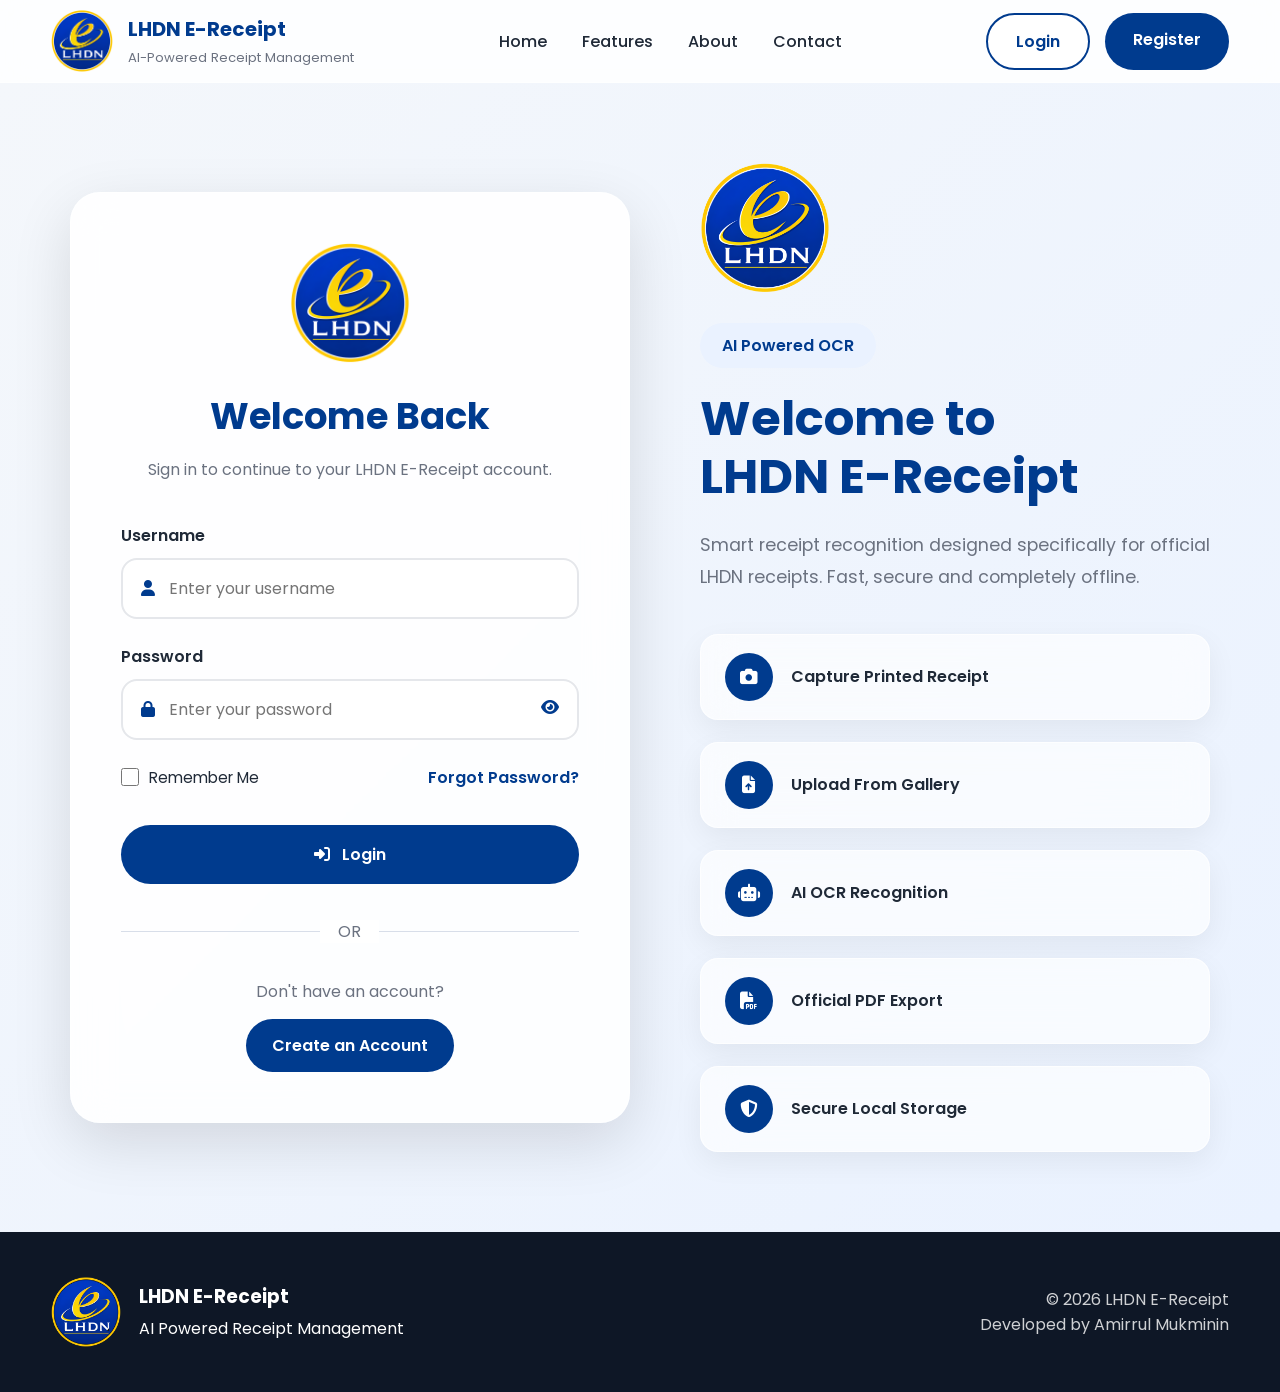
<file: dashboard.html>
<!DOCTYPE html>
<html lang="en">

<head>

    <meta charset="UTF-8">

    <meta name="viewport"
          content="width=device-width, initial-scale=1.0">

    <title>Dashboard | LHDN E-Receipt</title>

    <meta name="description"
          content="LHDN E-Receipt Dashboard">

    <link rel="icon"
          type="image/png"
          href="logo.png">

    <!-- Google Font -->

    <link rel="preconnect"
          href="https://fonts.googleapis.com">

    <link rel="preconnect"
          href="https://fonts.gstatic.com"
          crossorigin>

    <link href="https://fonts.googleapis.com/css2?family=Poppins:wght@300;400;500;600;700;800&display=swap"
          rel="stylesheet">

    <!-- Font Awesome -->

    <link rel="stylesheet"
          href="https://cdnjs.cloudflare.com/ajax/libs/font-awesome/6.7.2/css/all.min.css">

    <!-- CSS -->

    <link rel="stylesheet"
          href="style.css">

</head>

<body>

<!-- ========================================= -->
<!-- Navigation -->
<!-- ========================================= -->

<header>

    <div class="container nav-container">

        <div class="logo">

            <img src="logo.png"
                 alt="Logo">

            <div class="logo-text">

                <h2>LHDN E-Receipt</h2>

                <span>AI Powered Receipt Management</span>

            </div>

        </div>

        <div class="dashboard-user">

            <div class="user-avatar">

                <i class="fa-solid fa-user"></i>

            </div>

            <div>

                <strong id="welcomeName">

                    <span id="dashboardUsername">Loading...</span>

                </strong>

                <p>

                    Welcome Back

                </p>

            </div>

        </div>

    </div>

</header>

<!-- ========================================= -->
<!-- Dashboard -->
<!-- ========================================= -->

<section class="dashboard-page">

    <div class="container">

        <!-- Hero -->

        <div class="dashboard-hero">

            <div>

                <span class="welcome-badge">

                    AI Powered Dashboard

                </span>

                <h1 id="dashboardWelcome">
                    Welcome Back, User 👋
                </h1>

                <p>

                    Manage your official LHDN receipts securely,
                    upload new receipts and generate clean digital
                    copies anytime.

                </p>

            </div>

        </div>

        <!-- Quick Actions -->

        <div class="dashboard-actions">

            <a href="scan.html"
               class="action-card">

                <i class="fa-solid fa-camera"></i>

                <h3>

                    Scan Receipt

                </h3>

                <p>

                    Capture using your device camera.

                </p>

            </a>

            <a href="scan.html"
               class="action-card">

                <i class="fa-solid fa-image"></i>

                <h3>

                    Upload Receipt

                </h3>

                <p>

                    Upload from your gallery.

                </p>

            </a>

            <a href="receipt-history.html"
               class="action-card">

                <i class="fa-solid fa-clock-rotate-left"></i>

                <h3>

                    Receipt History

                </h3>

                <p>

                    View previous receipts.

                </p>

            </a>

            <a href="#"
               class="action-card">

                <i class="fa-solid fa-file-pdf"></i>

                <h3>

                    Export PDF

                </h3>

                <p>

                    Download official receipts.

                </p>

            </a>

        </div>

        <!-- Statistics -->

        <div class="dashboard-stats">

            <div class="stat-card">

                <h2 id="receiptCount">

                    0

                </h2>

                <p>

                    Receipts

                </p>

            </div>

            <div class="stat-card">

                <h2 id="totalAmount">

                    RM0.00

                </h2>

                <p>

                    Total Amount

                </p>

            </div>

            <div class="stat-card">

                <h2>

                    AI Ready

                </h2>

                <p>

                    OCR Status

                </p>

            </div>

            <div class="stat-card">

                <h2>

                    Secure

                </h2>

                <p>

                    Local Storage

                </p>

            </div>

        </div>

              <!-- ========================================= -->
        <!-- Dashboard Bottom -->
        <!-- ========================================= -->

        <div class="dashboard-grid">

            <!-- Recent Activity -->

            <div class="dashboard-card">

                <div class="card-header">

                    <h2>

                        Recent Activity

                    </h2>

                </div>

                <div id="recentActivity">

    <div class="empty-state">

        <i class="fa-solid fa-receipt"></i>

        <h3>No Receipts Yet</h3>

        <p>Your scanned and uploaded receipts will appear here.</p>

    </div>

</div>

            </div>

            <!-- System Status -->

            <div class="dashboard-card">

                <div class="card-header">

                    <h2>

                        System Status

                    </h2>

                </div>

                <div class="status-list">

                    <div class="status-item">

                        <span>

                            AI OCR

                        </span>

                        <span class="status online">

                            Ready

                        </span>

                    </div>

                    <div class="status-item">

                        <span>

                            Local Storage

                        </span>

                        <span class="status online">

                            Connected

                        </span>

                    </div>

                    <div class="status-item">

                        <span>

                            Receipt Generator

                        </span>

                        <span class="status online">

                            Ready

                        </span>

                    </div>

                    <div class="status-item">

                        <span>

                            PDF Export

                        </span>

                        <span class="status online">

                            Available

                        </span>

                    </div>

                </div>

            </div>

        </div>

        <!-- ========================================= -->
        <!-- Quick Menu -->
        <!-- ========================================= -->

        <div class="dashboard-shortcuts">

            <a href="#" class="shortcut-card">

                <i class="fa-solid fa-star"></i>

                <span>Favorites</span>

            </a>

            <a href="#" class="shortcut-card">

                <i class="fa-solid fa-gear"></i>

                <span>Settings</span>

            </a>

            <a href="#" class="shortcut-card">

                <i class="fa-solid fa-circle-question"></i>

                <span>Help</span>

            </a>

            <a href="index.html"
               id="logoutBtn"
               class="shortcut-card logout-card">

                <i class="fa-solid fa-right-from-bracket"></i>

                <span>Logout</span>

            </a>

        </div>

    </div>

</section>

<!-- ===================================================== -->
<!-- Footer -->
<!-- ===================================================== -->

<footer>

    <div class="container footer-container">

        <div class="footer-left">

            <img src="logo.png"
                 alt="LHDN Logo">

            <div>

                <h3>

                    LHDN E-Receipt

                </h3>

                <p>

                    AI Powered Receipt Management

                </p>

            </div>

        </div>

        <div class="footer-right">

            <p>

                © 2026 LHDN E-Receipt

            </p>

            <p>

                Developed by Amirrul Mukminin

            </p>

        </div>

    </div>

</footer> 

<script src="script.js"></script>
<script src="dashboard.js"></script>

</body>

</html>
</file>
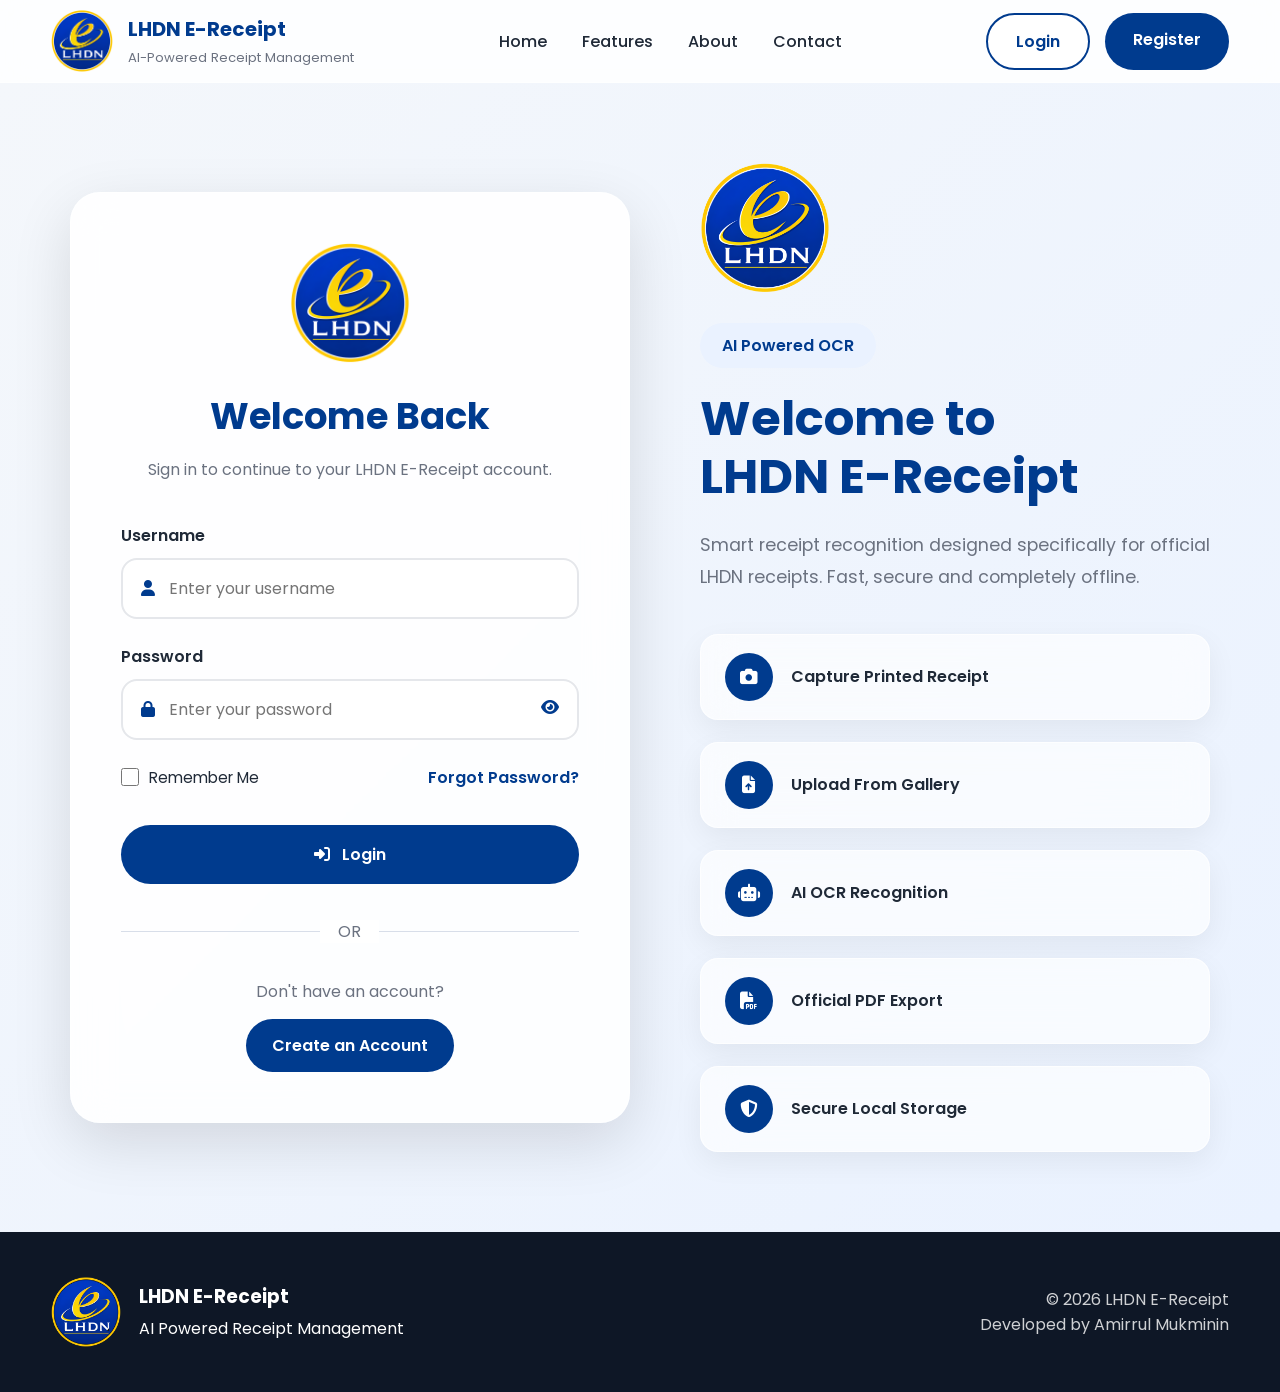
<file: login.html>
<!--
========================================================
Project : LHDN E-Receipt
File    : login.html
Version : 1.0
Author  : Amirrul Mukminin
========================================================
-->

<!DOCTYPE html>
<html lang="en">

<head>

    <meta charset="UTF-8">

    <meta name="viewport"
          content="width=device-width, initial-scale=1.0">

    <meta name="description"
          content="Login - LHDN E-Receipt">

    <title>Login | LHDN E-Receipt</title>

    <link rel="icon"
          type="image/png"
          href="logo.png">

    <!-- Google Font -->

    <link rel="preconnect"
          href="https://fonts.googleapis.com">

    <link rel="preconnect"
          href="https://fonts.gstatic.com"
          crossorigin>

    <link href="https://fonts.googleapis.com/css2?family=Poppins:wght@300;400;500;600;700;800&display=swap"
          rel="stylesheet">

    <!-- Font Awesome -->

    <link rel="stylesheet"
          href="https://cdnjs.cloudflare.com/ajax/libs/font-awesome/6.7.2/css/all.min.css">

    <!-- CSS -->

    <link rel="stylesheet"
          href="style.css">

</head>

<body>

<!-- ===================================================== -->
<!-- Navigation -->
<!-- ===================================================== -->

<header>

    <div class="container nav-container">

        <div class="logo">

            <img src="logo.png"
                 alt="LHDN Logo">

            <div class="logo-text">

                <h2>LHDN E-Receipt</h2>

                <span>AI-Powered Receipt Management</span>

            </div>

        </div>

        <nav>

            <ul>

                <li>
                    <a href="index.html">Home</a>
                </li>

                <li>
                    <a href="index.html#features">Features</a>
                </li>

                <li>
                    <a href="index.html#about">About</a>
                </li>

                <li>
                    <a href="index.html#contact">Contact</a>
                </li>

            </ul>

        </nav>

        <div class="nav-buttons">

            <a href="login.html"
               class="btn-outline">

                Login

            </a>

            <a href="register.html"
               class="btn-primary">

                Register

            </a>

        </div>

    </div>

</header>

<!-- ===================================================== -->
<!-- Login -->
<!-- ===================================================== -->

<section class="login-page">

    <div class="container login-container">

        <div class="login-card">

            <div class="login-logo">

                <img src="logo.png"
                     alt="LHDN Logo">

            </div>

            <h1>

                Welcome Back

            </h1>

            <p>

                Sign in to continue to your
                LHDN E-Receipt account.

            </p>

            <form id="loginForm">

                <!-- Username -->

                <div class="input-group">

                    <label>

                        Username

                    </label>

                    <div class="input-box">

                        <i class="fa-solid fa-user"></i>

                        <input
                            type="text"
                            id="username"
                            placeholder="Enter your username"
                            autocomplete="username"
                            required>

                    </div>

                </div>

                <!-- Password -->

                <div class="input-group">

                    <label>

                        Password

                    </label>

                    <div class="input-box">

                        <i class="fa-solid fa-lock"></i>

                        <input
                            type="password"
                            id="password"
                            placeholder="Enter your password"
                            autocomplete="current-password"
                            required>

                        <button
                            type="button"
                            class="toggle-password">

                            <i class="fa-solid fa-eye"></i>

                        </button>

                    </div>

                </div>

                <div class="login-options">

                    <label class="remember-me">

                        <input
                            type="checkbox"
                            id="remember">

                        Remember Me

                    </label>

                    <a href="forgot-password.html">

                        Forgot Password?

                    </a>

                </div>

                              <button
                    type="submit"
                    class="btn-primary login-btn">

                    <i class="fa-solid fa-right-to-bracket"></i>

                    Login

                </button>

            </form>

            <div class="login-divider">

                <span>

                    OR

                </span>

            </div>

            <div class="register-section">

                <p>

                    Don't have an account?

                </p>

                <a href="register.html"
                   class="register-link">

                    Create an Account

                </a>

            </div>

                </div>

        <!-- ===================================== -->
        <!-- Welcome Panel -->
        <!-- ===================================== -->

        <div class="welcome-panel">

            <img src="logo.png"
                 alt="LHDN Logo"
                 class="welcome-logo">

            <span class="welcome-badge">

                AI Powered OCR

            </span>

            <h2>

                Welcome to
                <br>
                LHDN E-Receipt

            </h2>

            <p>

                Smart receipt recognition designed
                specifically for official LHDN receipts.
                Fast, secure and completely offline.

            </p>

            <div class="welcome-features">

                <div class="feature-item">

                    <i class="fa-solid fa-camera"></i>

                    <span>Capture Printed Receipt</span>

                </div>

                <div class="feature-item">

                    <i class="fa-solid fa-file-arrow-up"></i>

                    <span>Upload From Gallery</span>

                </div>

                <div class="feature-item">

                    <i class="fa-solid fa-robot"></i>

                    <span>AI OCR Recognition</span>

                </div>

                <div class="feature-item">

                    <i class="fa-solid fa-file-pdf"></i>

                    <span>Official PDF Export</span>

                </div>

                <div class="feature-item">

                    <i class="fa-solid fa-shield-halved"></i>

                    <span>Secure Local Storage</span>

                </div>

            </div>

        </div>

    </div>

</section>

<!-- ===================================================== -->
<!-- Footer -->
<!-- ===================================================== -->

<footer>

    <div class="container footer-container">

        <div class="footer-left">

            <img src="logo.png"
                 alt="LHDN Logo">

            <div>

                <h3>

                    LHDN E-Receipt

                </h3>

                <p>

                    AI Powered Receipt Management

                </p>

            </div>

        </div>

        <div class="footer-right">

            <p>

                © 2026 LHDN E-Receipt

            </p>

            <p>

                Developed by Amirrul Mukminin

            </p>

        </div>

    </div>

</footer>

<script src="script.js"></script>

</body>

</html>
</file>
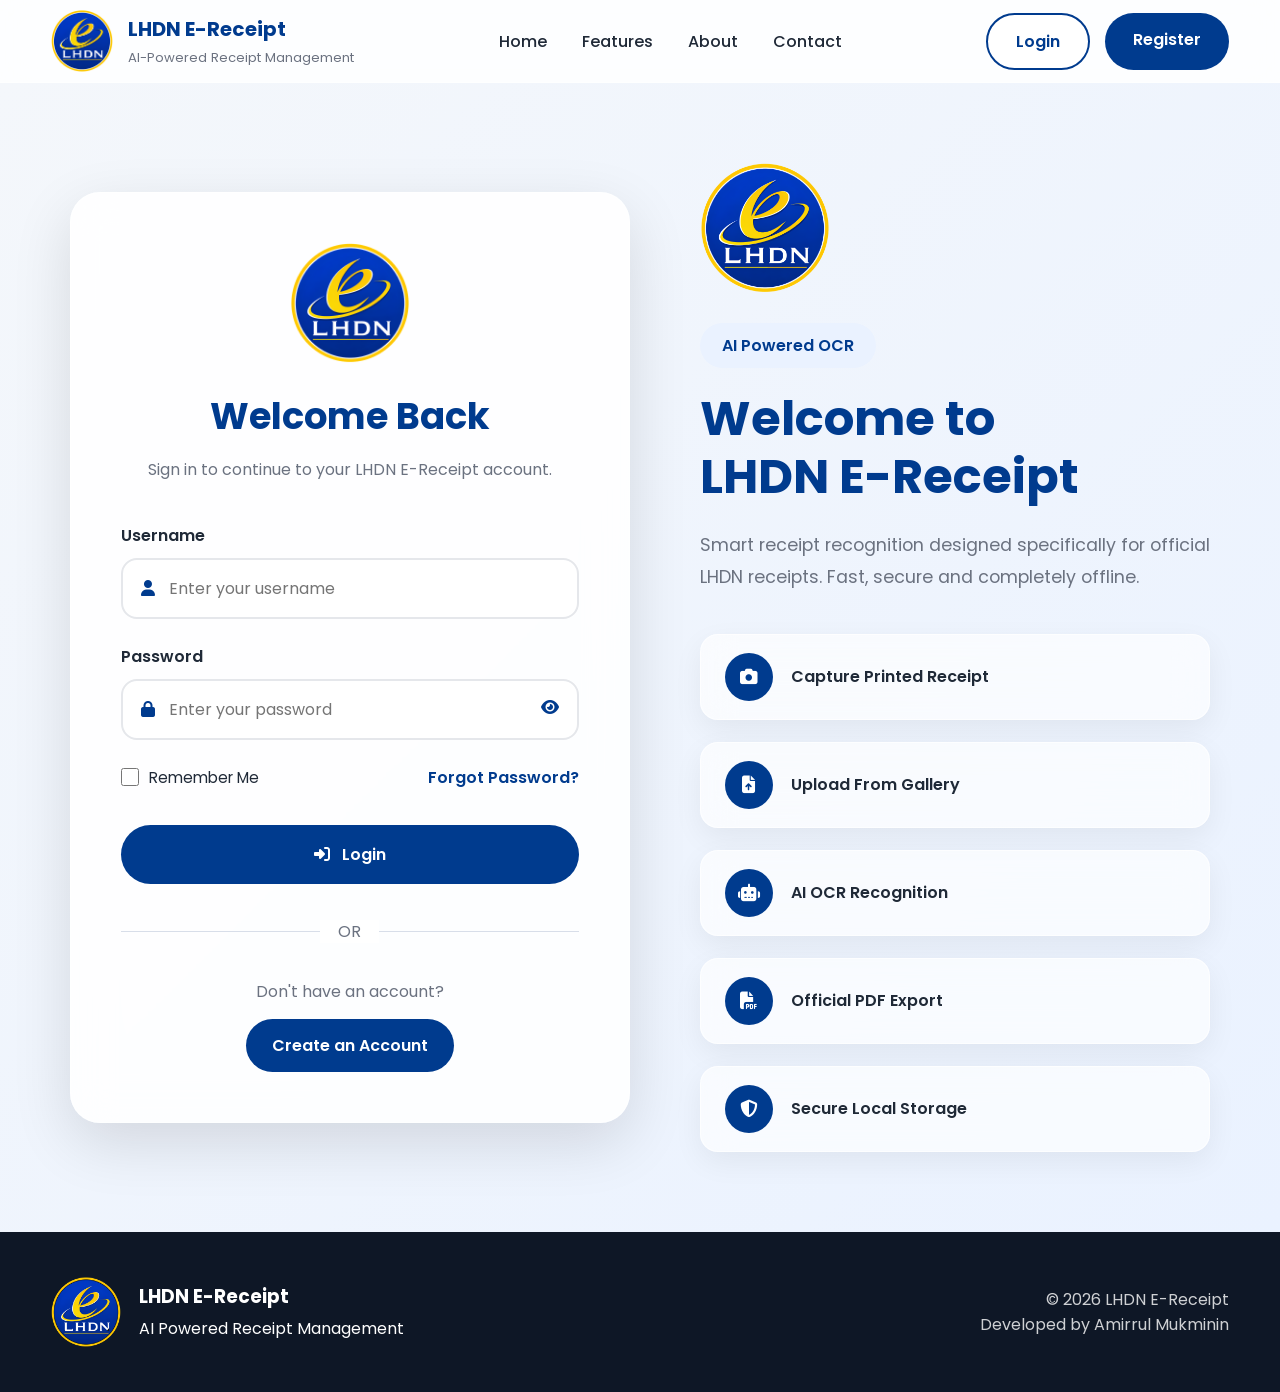
<file: receipt-details.html>
<!DOCTYPE html>
<html lang="en">

<head> 

    <meta charset="UTF-8">

    <meta name="viewport"
          content="width=device-width, initial-scale=1.0">

    <title>Receipt Details | LHDN E-Receipt</title>

    <link rel="stylesheet"
          href="style.css">

    <link rel="stylesheet"
          href="receipt-details.css">

    <link rel="preconnect"
          href="https://fonts.googleapis.com">

    <link rel="preconnect"
          href="https://fonts.gstatic.com"
          crossorigin>

    <link href="https://fonts.googleapis.com/css2?family=Poppins:wght@300;400;500;600;700&display=swap"
          rel="stylesheet">

    <link rel="stylesheet"
          href="https://cdnjs.cloudflare.com/ajax/libs/font-awesome/6.7.2/css/all.min.css">

    <style>

@media print{

header,
footer,
.receipt-actions{

display:none;

}

body{

background:white;

}

.receipt-card{

box-shadow:none;

border:none;

}

}


@media print{

header,
footer,
.receipt-actions,
.page-title{

display:none !important;

}

body{

background:white;
margin:0;
padding:0;

}

main{

padding:10px !important;

}

.receipt-card{

box-shadow:none !important;
border:none !important;
margin:0 !important;
padding:10px !important;

}

.receipt-grid{

display:grid;
grid-template-columns:1fr 1fr;
gap:10px;

}

.receipt-item{

padding:10px;

}

label{

font-size:12px;

}

.receipt-item p{

font-size:18px;

}

}
        
</style>
    
</head>

<body>

<header>

    <div class="container nav-container">

    <div class="logo">

        <img src="logo.png"
             alt="LHDN Logo">

        <div>

            <h2>LHDN E-Receipt</h2>

            <p>AI Powered Receipt Management</p>

        </div>

    </div>

    <div class="dashboard-user">

        <div class="user-avatar">

            <i class="fa-solid fa-user"></i>

        </div>

        <div>

            <strong id="dashboardUsername">

                Loading...

            </strong>

            <p>

                Receipt Details

            </p>

        </div>

    </div>

            </div>

    </div>

</header>

<main class="receipt-details-page">

    <section class="page-title">

        <span class="badge">

            AI OCR Result

        </span>

        <h1>

            Receipt Details

        </h1>

        <p>

            Review the extracted receipt information before saving it.

        </p>

    </section>

  <section class="receipt-card">

    <div class="receipt-grid">

        <div class="receipt-item">

            <label>Receipt Number</label>

            <p id="receiptNumber">

                -

            </p>

        </div>

        <div class="receipt-item">

            <label>Date</label>

            <p id="receiptDate">

                -

            </p>

        </div>

        <div class="receipt-item">

            <label>Name</label>

            <p id="receiptName">

                -

            </p>

        </div>

        <div class="receipt-item">

            <label>IC Number</label>

            <p id="receiptIC">

                -

            </p>

        </div>

        <div class="receipt-item">

            <label>Assessment Year</label>

            <p id="receiptYear">

                -

            </p>

        </div>

        <div class="receipt-item">

            <label>Payment Type</label>

            <p id="receiptPayment">

                -

            </p>

        </div>

        <div class="receipt-item">

            <label>Tax Amount</label>

            <p id="receiptTax">

                -

            </p>

        </div>

        <div class="receipt-item">

            <label>SST (6%)</label>

            <p id="receiptSST">

                -

            </p>

        </div>

        <div class="receipt-item">

            <label>Total Paid</label>

            <p id="receiptTotal">

                -

            </p>

        </div>

        <div class="receipt-item">

            <label>Reference Number</label>

            <p id="receiptReference">

                -

            </p>

        </div>

        <div class="receipt-item">

            <label>Status</label>

            <p id="receiptStatus">

                -

            </p>

        </div>

    </div>

</section>

<section class="receipt-actions">

    <button id="backButton"
            class="secondary-button">

        <i class="fa-solid fa-arrow-left"></i>

        Back

    </button>

    <button id="saveReceiptButton"
            class="primary-button">

        <i class="fa-solid fa-floppy-disk"></i>

        Save Receipt

    </button>

    <button id="dashboardButton"
            class="secondary-button">

        <i class="fa-solid fa-house"></i>

        Dashboard

    </button>

</section>

</main>

<footer>

    <div class="footer-left">

        <img src="logo.png"
             alt="LHDN Logo">

        <div>

            <h3>LHDN E-Receipt</h3>

            <p>AI Powered Receipt Management</p>

        </div>

    </div>

    <div class="footer-right">

        <p>

            © 2026 LHDN E-Receipt

        </p>

        <p>

            Developed by Amirrul Mukminin

        </p>

    </div>

</footer>

<script src="receipt.js"></script>
<script src="receipt-details.js"></script>

</body>

</html>
</file>
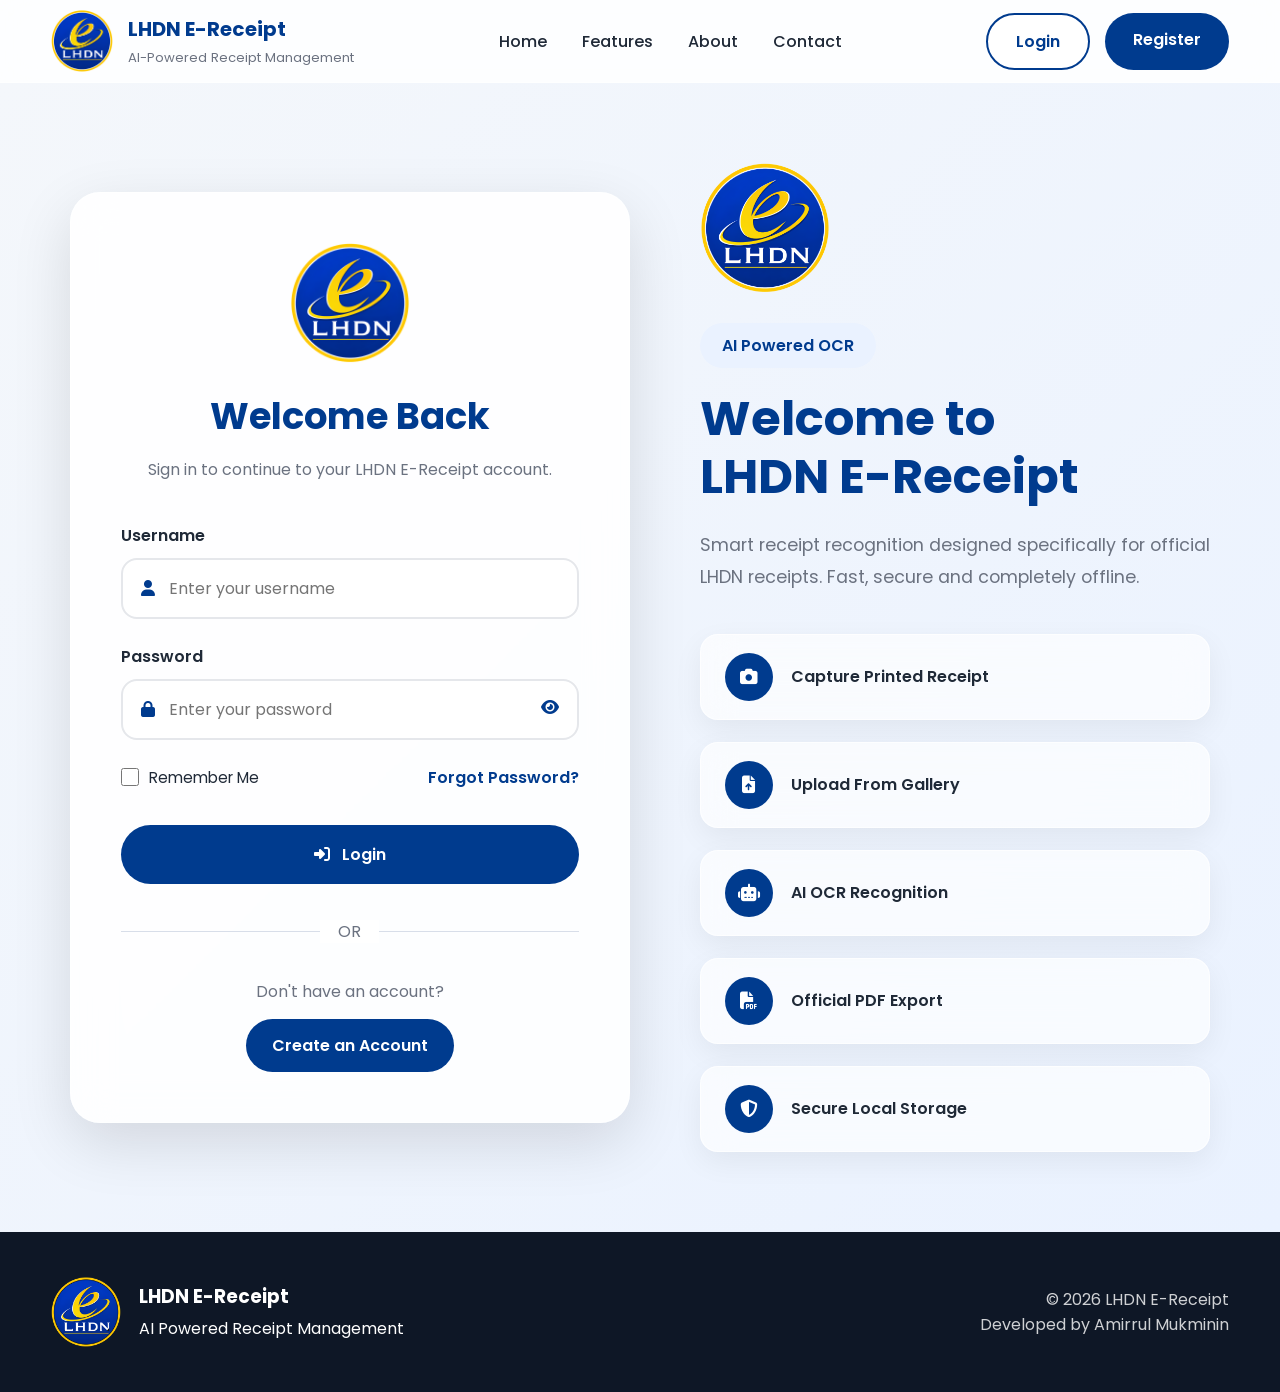
<file: receipt-history.html>
<!DOCTYPE html>
<html lang="en">

<head>

    <meta charset="UTF-8">

    <meta name="viewport"
          content="width=device-width, initial-scale=1.0">

    <title>Receipt History | LHDN E-Receipt</title>

    <link rel="stylesheet"
          href="style.css">

    <link rel="stylesheet"
      href="receipt-history.css">

    <link rel="preconnect"
          href="https://fonts.googleapis.com">

    <link rel="preconnect"
          href="https://fonts.gstatic.com"
          crossorigin>

    <link href="https://fonts.googleapis.com/css2?family=Poppins:wght@300;400;500;600;700&display=swap"
          rel="stylesheet">

    <link rel="stylesheet"
          href="https://cdnjs.cloudflare.com/ajax/libs/font-awesome/6.7.2/css/all.min.css">

</head>

<body>

<header>

    <div class="container nav-container">

    <div class="logo">

        <img src="logo.png"
             alt="LHDN Logo">

        <div>

            <h2>LHDN E-Receipt</h2>

            <p>AI Powered Receipt Management</p>

        </div>

    </div>

    <div class="dashboard-user">

        <div class="user-avatar">

            <i class="fa-solid fa-user"></i>

        </div>

        <div>

            <strong id="dashboardUsername">

                Loading...

            </strong>

            <p>

                Receipt History

            </p>

        </div>

    </div>

            </div>

    </div>

</header>

<main class="receipt-details-page">

    <section class="page-title">

        <span class="badge">

            Receipt History

        </span>

        <h1>

            Receipt History

        </h1>

        <p>

            View and manage all of your saved LHDN receipts.

        </p>

    </section>

  <section class="history-container">

    <div id="receiptHistoryList">

        <!-- JavaScript will generate receipts here -->

    </div>

</section>

<section class="receipt-actions">

    <button
        onclick="history.back()"
        class="secondary-button">

        <i class="fa-solid fa-arrow-left"></i>

        Back

    </button>

    <button
        onclick="location.href='dashboard.html'"
        class="primary-button">

        <i class="fa-solid fa-house"></i>

        Dashboard

    </button>

</section>

</main>

<footer>

    <div class="footer-left">

        <img src="logo.png"
             alt="LHDN Logo">

        <div>

            <h3>LHDN E-Receipt</h3>

            <p>AI Powered Receipt Management</p>

        </div>

    </div>

    <div class="footer-right">

        <p>

            © 2026 LHDN E-Receipt

        </p>

        <p>

            Developed by Amirrul Mukminin

        </p>

    </div>

</footer>

<script src="receipt-history.js"></script>

</body>

</html>
</file>
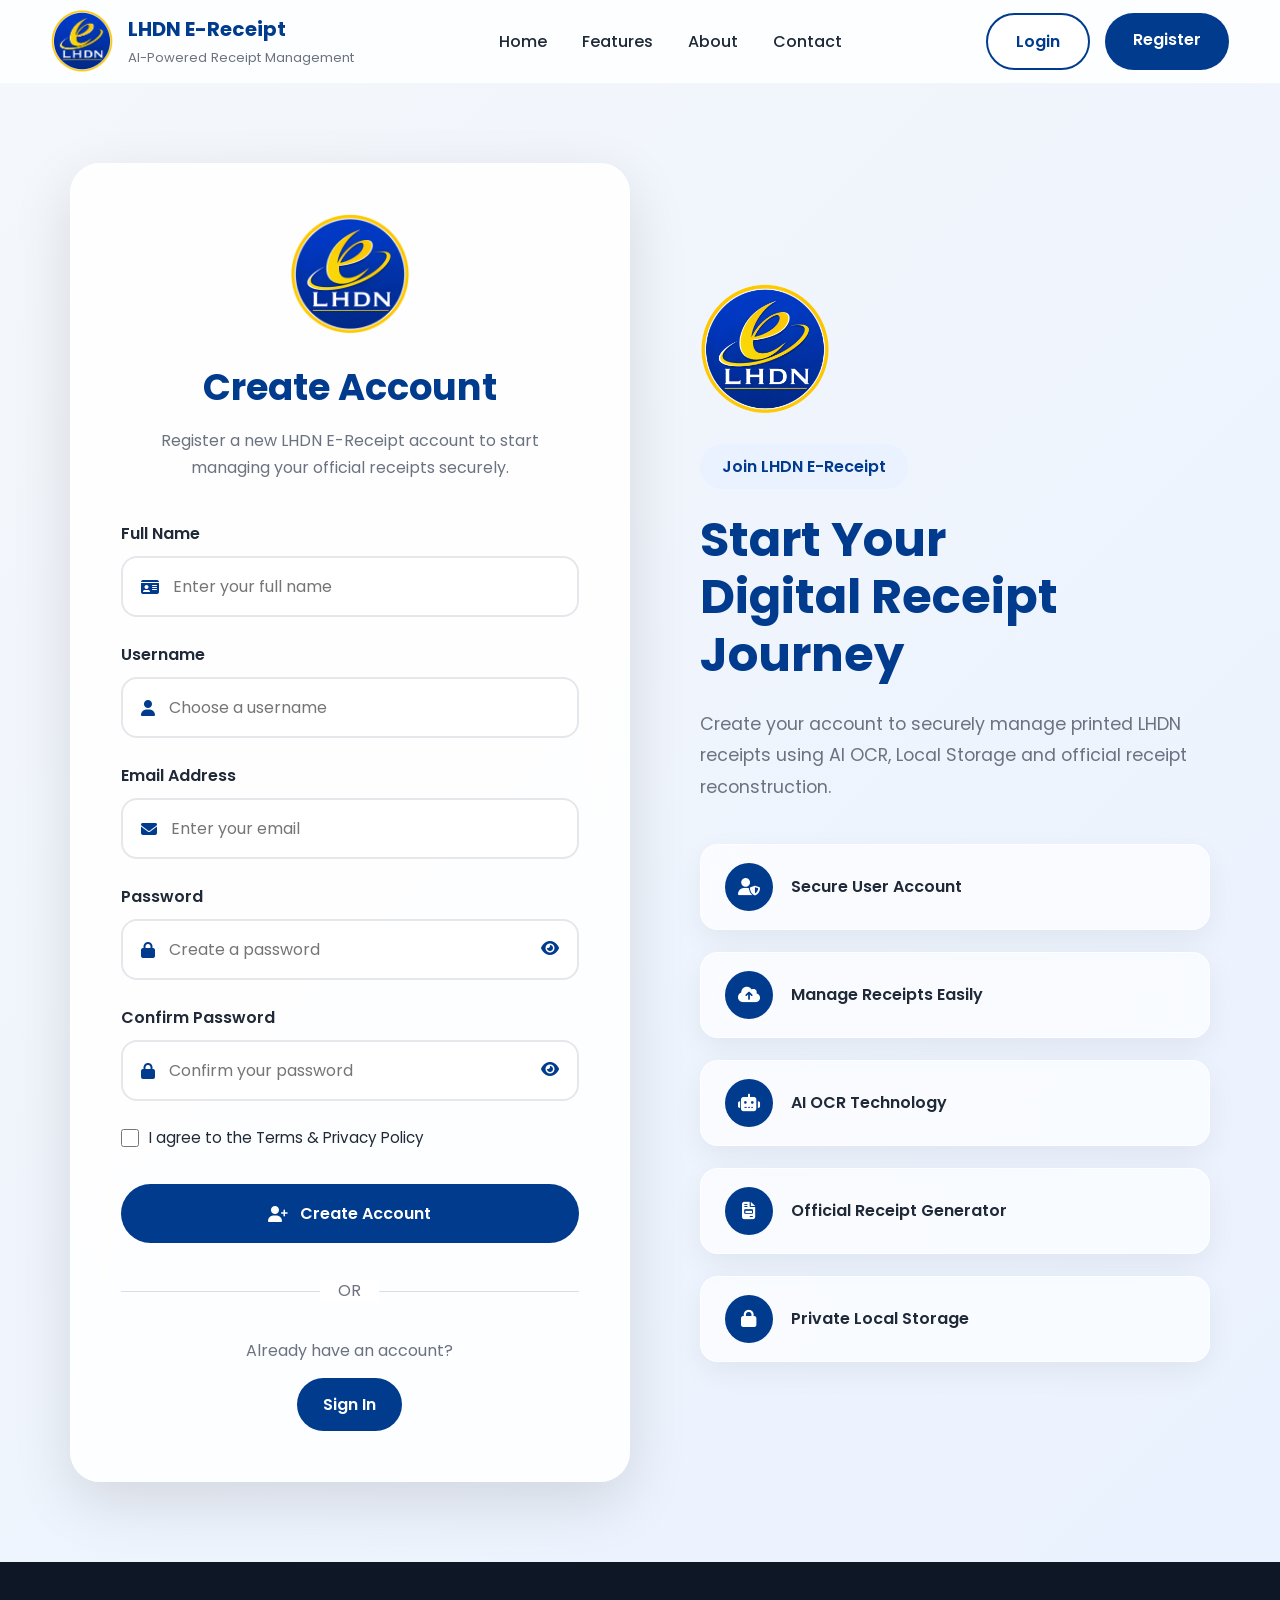
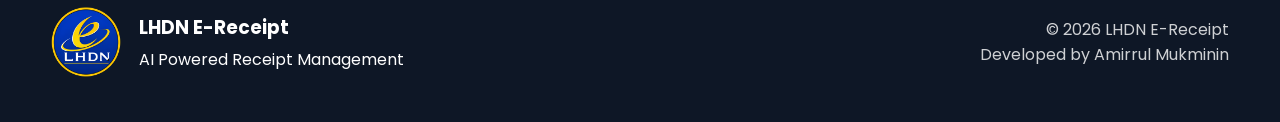
<file: register.html>
<!--
========================================================
Project : LHDN E-Receipt
File    : register.html
Version : 1.0
Author  : Amirrul Mukminin
========================================================
-->

<!DOCTYPE html>
<html lang="en">

<head>

    <meta charset="UTF-8">

    <meta name="viewport"
          content="width=device-width, initial-scale=1.0">

    <meta name="description"
          content="Register - LHDN E-Receipt">

    <title>Create Account | LHDN E-Receipt</title>

    <link rel="icon"
          type="image/png"
          href="logo.png">

    <!-- Google Font -->

    <link rel="preconnect"
          href="https://fonts.googleapis.com">

    <link rel="preconnect"
          href="https://fonts.gstatic.com"
          crossorigin>

    <link href="https://fonts.googleapis.com/css2?family=Poppins:wght@300;400;500;600;700;800&display=swap"
          rel="stylesheet">

    <!-- Font Awesome -->

    <link rel="stylesheet"
          href="https://cdnjs.cloudflare.com/ajax/libs/font-awesome/6.7.2/css/all.min.css">

    <!-- CSS -->

    <link rel="stylesheet"
          href="style.css">

</head>

<body>

<!-- ===================================================== -->
<!-- Navigation -->
<!-- ===================================================== -->

<header>

    <div class="container nav-container">

        <div class="logo">

            <img src="logo.png"
                 alt="LHDN Logo">

            <div class="logo-text">

                <h2>LHDN E-Receipt</h2>

                <span>AI-Powered Receipt Management</span>

            </div>

        </div>

        <nav>

            <ul>

                <li>
                    <a href="index.html">Home</a>
                </li>

                <li>
                    <a href="index.html#features">Features</a>
                </li>

                <li>
                    <a href="index.html#about">About</a>
                </li>

                <li>
                    <a href="index.html#contact">Contact</a>
                </li>

            </ul>

        </nav>

        <div class="nav-buttons">

            <a href="login.html"
               class="btn-outline">

                Login

            </a>

            <a href="register.html"
               class="btn-primary">

                Register

            </a>

        </div>

    </div>

</header>

<!-- ===================================================== -->
<!-- Register -->
<!-- ===================================================== -->

<section class="login-page">

    <div class="container login-container">

        <!-- Register Card -->

        <div class="login-card">

            <div class="login-logo">

                <img src="logo.png"
                     alt="LHDN Logo">

            </div>

            <h1>

                Create Account

            </h1>

            <p>

                Register a new LHDN E-Receipt account to start managing your official receipts securely.

            </p>

            <form id="registerForm">

                <!-- Full Name -->

                <div class="input-group">

                    <label>

                        Full Name

                    </label>

                    <div class="input-box">

                        <i class="fa-solid fa-id-card"></i>

                        <input
                            type="text"
                            id="fullName"
                            placeholder="Enter your full name"
                            required>

                    </div>

                </div>

                <!-- Username -->

                <div class="input-group">

                    <label>

                        Username

                    </label>

                    <div class="input-box">

                        <i class="fa-solid fa-user"></i>

                        <input
                            type="text"
                            id="username"
                            placeholder="Choose a username"
                            required>

                    </div>

                </div>

                <!-- Email -->

                <div class="input-group">

                    <label>

                        Email Address

                    </label>

                    <div class="input-box">

                        <i class="fa-solid fa-envelope"></i>

                        <input
                            type="email"
                            id="email"
                            placeholder="Enter your email"
                            required>

                    </div>

                </div>

                <!-- Password -->

                <div class="input-group">

                    <label>

                        Password

                    </label>

                    <div class="input-box">

                        <i class="fa-solid fa-lock"></i>

                        <input
                            type="password"
                            id="password"
                            placeholder="Create a password"
                            required>

                        <button
                            type="button"
                            class="toggle-password">

                            <i class="fa-solid fa-eye"></i>

                        </button>

                    </div>

                </div>

                <!-- Confirm Password -->

                <div class="input-group">

                    <label>

                        Confirm Password

                    </label>

                    <div class="input-box">

                        <i class="fa-solid fa-lock"></i>

                        <input
                            type="password"
                            id="confirmPassword"
                            placeholder="Confirm your password"
                            required>

                        <button
                            type="button"
                            class="toggle-password">

                            <i class="fa-solid fa-eye"></i>

                        </button>

                    </div>

                </div>

                              <!-- Terms -->

                <div class="login-options">

                    <label class="remember-me">

                        <input
                            type="checkbox"
                            id="agreeTerms"
                            required>

                        I agree to the Terms & Privacy Policy

                    </label>

                </div>

                <button
                    type="submit"
                    class="btn-primary login-btn">

                    <i class="fa-solid fa-user-plus"></i>

                    Create Account

                </button>

            </form>

            <div class="login-divider">

                <span>

                    OR

                </span>

            </div>

            <div class="register-section">

                <p>

                    Already have an account?

                </p>

                <a href="login.html"
                   class="register-link">

                    Sign In

                </a>

            </div>

        </div>

        <!-- ===================================== -->
        <!-- Welcome Panel -->
        <!-- ===================================== -->

        <div class="welcome-panel">

            <img src="logo.png"
                 alt="LHDN Logo"
                 class="welcome-logo">

            <span class="welcome-badge">

                Join LHDN E-Receipt

            </span>

            <h2>

                Start Your
                <br>
                Digital Receipt Journey

            </h2>

            <p>

                Create your account to securely manage
                printed LHDN receipts using AI OCR,
                Local Storage and official receipt
                reconstruction.

            </p>

            <div class="welcome-features">

                <div class="feature-item">

                    <i class="fa-solid fa-user-shield"></i>

                    <span>Secure User Account</span>

                </div>

                <div class="feature-item">

                    <i class="fa-solid fa-cloud-arrow-up"></i>

                    <span>Manage Receipts Easily</span>

                </div>

                <div class="feature-item">

                    <i class="fa-solid fa-robot"></i>

                    <span>AI OCR Technology</span>

                </div>

                <div class="feature-item">

                    <i class="fa-solid fa-file-invoice"></i>

                    <span>Official Receipt Generator</span>

                </div>

                <div class="feature-item">

                    <i class="fa-solid fa-lock"></i>

                    <span>Private Local Storage</span>

                </div>

            </div>

        </div>

    </div>

</section>

<!-- ===================================================== -->
<!-- Footer -->
<!-- ===================================================== -->

<footer>

    <div class="container footer-container">

        <div class="footer-left">

            <img src="logo.png"
                 alt="LHDN Logo">

            <div>

                <h3>

                    LHDN E-Receipt

                </h3>

                <p>

                    AI Powered Receipt Management

                </p>

            </div>

        </div>

        <div class="footer-right">

            <p>

                © 2026 LHDN E-Receipt

            </p>

            <p>

                Developed by Amirrul Mukminin

            </p>

        </div>

    </div>

</footer>

<script src="script.js"></script>

</body>

</html>
</file>
<file: style.css>
/*
==========================================================
Project : LHDN E-Receipt
File    : style.css
Version : 1.0
Author  : Amirrul Mukminin
==========================================================
*/

/* ==========================================================
   Google Font
========================================================== */

@import url('https://fonts.googleapis.com/css2?family=Poppins:wght@300;400;500;600;700;800&display=swap');

/* ==========================================================
   CSS Variables
========================================================== */

:root{

    --primary:#003B8E;
    --primary-dark:#002B68;

    --accent:#FDB913;

    --background:#F4F7FB;

    --white:#FFFFFF;

    --text:#1F2937;

    --text-light:#6B7280;

    --border:#E5E7EB;

    --shadow:0 15px 40px rgba(0,0,0,.08);

    --radius:22px;

    --transition:.35s ease;

    --max-width:1280px;

}

/* ==========================================================
   Reset
========================================================== */

*{

    margin:0;
    padding:0;
    box-sizing:border-box;

}

html{

    scroll-behavior:smooth;
    scroll-padding-top:100px;

}

body{

    font-family:'Poppins',sans-serif;

    background:var(--background);

    color:var(--text);

    overflow-x:hidden;

}

/* ==========================================================
   Global
========================================================== */

.container{

    width:min(92%,var(--max-width));

    margin:auto;

}

section{

    padding:90px 0;

}

img{

    display:block;

    max-width:100%;

}

a{

    text-decoration:none;

    color:inherit;

}

ul{

    list-style:none;

}

button{

    border:none;

    outline:none;

    cursor:pointer;

    font-family:inherit;

}

/* ==========================================================
   Header
========================================================== */

header{

    position:sticky;

    top:0;

    z-index:1000;

    background:rgba(255,255,255,.82);

    backdrop-filter:blur(18px);

    -webkit-backdrop-filter:blur(18px);

    border-bottom:1px solid rgba(255,255,255,.4);

}

.nav-container{

    display:flex;

    justify-content:space-between;

    align-items:center;

    min-height:82px;

}

/* ==========================================================
   Logo
========================================================== */

.logo{

    display:flex;

    align-items:center;

    gap:15px;

}

.logo img{

    width:62px;

    transition:var(--transition);

}

.logo img:hover{

    transform:rotate(-5deg) scale(1.05);

}

.logo-text h2{

    font-size:1.25rem;

    color:var(--primary);

    font-weight:700;

}

.logo-text span{

    font-size:.82rem;

    color:var(--text-light);

}

/* ==========================================================
   Navigation
========================================================== */

nav ul{

    display:flex;

    gap:35px;

}

nav a{

    font-weight:500;

    position:relative;

    transition:var(--transition);

}

nav a:hover{

    color:var(--primary);

}

nav a::after{

    content:"";

    position:absolute;

    left:0;

    bottom:-8px;

    width:0;

    height:3px;

    background:var(--accent);

    border-radius:30px;

    transition:var(--transition);

}

nav a:hover::after{

    width:100%;

}

/* ==========================================================
   Navigation Buttons
========================================================== */

.nav-buttons{

    display:flex;

    gap:15px;

}

/* ==========================================================
   Buttons
========================================================== */

.btn-primary{

    background:var(--primary);

    color:white;

    padding:14px 28px;

    border-radius:50px;

    font-weight:600;

    transition:var(--transition);

}

.btn-primary:hover{

    background:var(--primary-dark);

    transform:translateY(-3px);

    box-shadow:var(--shadow);

}

.btn-outline{

    background:white;

    color:var(--primary);

    border:2px solid var(--primary);

    padding:14px 28px;

    border-radius:50px;

    font-weight:600;

    transition:var(--transition);

}

.btn-outline:hover{

    background:var(--primary);

    color:white;

    transform:translateY(-3px);

}

/* ==========================================================
   Hero
========================================================== */

.hero{

    min-height:92vh;

    display:flex;

    align-items:center;

}

.hero-container{

    display:grid;

    grid-template-columns:1.2fr 1fr;

    gap:70px;

    align-items:center;

}

.badge{

    display:inline-block;

    padding:10px 18px;

    background:#E8F0FF;

    color:var(--primary);

    border-radius:50px;

    font-size:.9rem;

    margin-bottom:22px;

    font-weight:600;

}

.hero h1{

    font-size:4rem;

    line-height:1.15;

    color:var(--primary);

    margin-bottom:25px;

}

.hero p{

    font-size:1.1rem;

    color:var(--text-light);

    line-height:1.8;

    margin-bottom:35px;

    max-width:620px;

}

.hero-buttons{

    display:flex;

    gap:18px;

}

.hero-card{

    background:white;

    border-radius:var(--radius);

    padding:45px;

    text-align:center;

    box-shadow:var(--shadow);

    transition:var(--transition);

}

.hero-card:hover{

    transform:translateY(-10px);

}

.hero-card img{

    width:120px;

    margin:auto;

    margin-bottom:25px;

}

.hero-card h3{

    font-size:1.8rem;

    color:var(--primary);

    margin-bottom:15px;

}

.hero-card p{

    margin-bottom:0;

}

/* ==========================================================
   Section Title
========================================================== */

.section-title{

    text-align:center;

    margin-bottom:70px;

}

.section-title h2{

    font-size:2.8rem;

    color:var(--primary);

    margin-bottom:15px;

}

.section-title p{

    color:var(--text-light);

    font-size:1.05rem;

}

/* ==========================================================
   Features
========================================================== */

.feature-grid{

    display:grid;

    grid-template-columns:repeat(auto-fit,minmax(260px,1fr));

    gap:30px;

}

.feature-card{

    background:var(--white);

    border-radius:var(--radius);

    padding:40px 30px;

    text-align:center;

    box-shadow:var(--shadow);

    transition:var(--transition);

    border:1px solid transparent;

}

.feature-card:hover{

    transform:translateY(-12px) scale(1.02);

    border-color:rgba(0,59,142,.15);

}

.developer-card:hover{

    transform:translateY(-12px);

    box-shadow:0 20px 45px rgba(0,0,0,.12);

}

.feature-icon{

    width:80px;

    height:80px;

    margin:auto;

    margin-bottom:25px;

    border-radius:50%;

    display:flex;

    justify-content:center;

    align-items:center;

    background:#EAF2FF;

    color:var(--primary);

    font-size:2rem;

}

.feature-card h3{

    margin-bottom:15px;

    color:var(--primary);

}

.feature-card p{

    color:var(--text-light);

    line-height:1.8;

}

/* ==========================================================
   About
========================================================== */

.about{

    background:#ffffff;
    scroll-margin-top:80px;

}

.about-container{

    display:grid;

    grid-template-columns:1.1fr 1fr;

    gap:70px;

    align-items:center;

}

.about h2{

    font-size:2.8rem;

    color:var(--primary);

    margin-bottom:25px;

}

.about p{

    color:var(--text-light);

    line-height:1.9;

    margin-bottom:30px;

}

.about-list{

    display:grid;

    gap:18px;

}

.about-list li{

    font-weight:500;

}

.about-card{

    background:var(--white);

    padding:40px;

    border-radius:var(--radius);

    box-shadow:var(--shadow);

}

.about-card h3{

    color:var(--primary);

    margin-bottom:30px;

}

/* ==========================================================
   Workflow
========================================================== */

.workflow{

    display:flex;

    flex-direction:column;

    gap:25px;

}

.workflow-item{

    display:flex;

    align-items:center;

    gap:20px;

}

.workflow-item span{

    width:55px;

    height:55px;

    border-radius:50%;

    display:flex;

    align-items:center;

    justify-content:center;

    background:var(--primary);

    color:#fff;

    font-weight:700;

}

.workflow-item p{

    margin:0;

}

/* ==========================================================
   Statistics
========================================================== */

.statistics{

    background:linear-gradient(135deg,#003B8E,#0052C9);

    color:#fff;

}

.stats-container{

    display:grid;

    grid-template-columns:repeat(auto-fit,minmax(220px,1fr));

    gap:30px;

}

.stat-card{

    text-align:center;

    background:rgba(255,255,255,.08);

    backdrop-filter:blur(15px);

    border-radius:var(--radius);

    padding:45px 25px;

}

.stat-card h2{

    font-size:2.6rem;

    margin-bottom:10px;

}

.stat-card p{

    opacity:.9;

}

/* ==========================================================
   Development Team
========================================================== */

.contact{

    scroll-margin-top:-80px;

}

.team-grid{

    display:grid;

    grid-template-columns:repeat(auto-fit,minmax(300px,1fr));

    gap:35px;

}

.developer-card{

    background:var(--white);

    padding:40px 30px;

    border-radius:var(--radius);

    box-shadow:var(--shadow);

    text-align:center;

    transition:var(--transition);

}

.developer-photo{

    width:140px;

    height:140px;

    object-fit:cover;

    border-radius:50%;

    border:5px solid var(--primary);

    margin:0 auto 25px;

}

.developer-card h3{

    color:var(--primary);

    font-size:1rem;

    margin-bottom:8px;

}

.developer-card h4{

    color:var(--text);

    font-size:1.4rem;

    margin-bottom:18px;

}

.developer-card p{

    color:var(--text-light);

    line-height:1.8;

    margin-bottom:15px;

}

/* ==========================================================
   Footer
========================================================== */

footer{

    background:#0E1726;

    color:#fff;

    padding:45px 0;

}

.footer-container{

    display:flex;

    justify-content:space-between;

    align-items:center;

    flex-wrap:wrap;

    gap:30px;

}

.footer-left{

    display:flex;

    align-items:center;

    gap:18px;

}

.footer-left img{

    width:70px;

}

.footer-left h3{

    margin-bottom:5px;

}

.footer-right{

    text-align:right;

}

.footer-right p{

    opacity:.8;

}

/* ==========================================================
   Scroll Bar
========================================================== */

::-webkit-scrollbar{

    width:10px;

}

::-webkit-scrollbar-thumb{

    background:var(--primary);

    border-radius:30px;

}

::-webkit-scrollbar-track{

    background:#EEF2F7;

}

/* ==========================================================
   Selection
========================================================== */

::selection{

    background:var(--accent);

    color:#000;

}

/* ==========================================================
   Responsive
========================================================== */

@media(max-width:992px){

.hero-container,
.about-container{

    grid-template-columns:1fr;

    text-align:center;

}

.hero-buttons{

    justify-content:center;

}

.about-list{

    justify-content:center;

}

.workflow-item{

    justify-content:center;

}

nav{

    display:none;

}

}

@media(max-width:768px){

.hero h1{

    font-size:2.8rem;

}

.section-title h2{

    font-size:2.2rem;

}

.logo-text span{

    display:none;

}

.nav-container{

    min-height:75px;

}

.nav-buttons{

    gap:10px;

}

.btn-primary,
.btn-outline{

    padding:12px 22px;

}

.hero-card{

    padding:35px;

}

.contact-card{

    padding:35px;

}

.footer-container{

    flex-direction:column;

    text-align:center;

}

.footer-right{

    text-align:center;

}

}

@media(max-width:576px){

.hero{

    min-height:auto;

    padding-top:50px;

}

.hero h1{

    font-size:2.2rem;

}

.hero-buttons{

    flex-direction:column;

}

.hero-card{

    padding:30px;

}

.logo img{

    width:50px;

}

.logo-text h2{

    font-size:1rem;

}

.feature-card{

    padding:30px 22px;

}

.stat-card{

    padding:35px 20px;

}

}

/* ==========================================================
   End of Homepage CSS
========================================================== */

/* ==========================================================
   Login Page
========================================================== */

.login-page{

    min-height:calc(100vh - 82px);

    display:flex;

    justify-content:center;

    align-items:center;

    padding:80px 20px;

    background:linear-gradient(135deg,#F4F7FB,#EAF2FF);

}

.login-card{

    width:100%;

    max-width:560px;

    margin:auto;

    background:rgba(255,255,255,.88);

    backdrop-filter:blur(20px);

    -webkit-backdrop-filter:blur(20px);

    border-radius:30px;

    padding:50px;

    box-shadow:0 20px 60px rgba(0,0,0,.12);

    border:1px solid rgba(255,255,255,.5);

    animation:fadeUp .8s ease;

}

.login-logo{

    display:flex;

    justify-content:center;

    margin-bottom:25px;

}

.login-logo img{

    width:120px;

    transition:.4s ease;

}

.login-logo img:hover{

    transform:scale(1.08) rotate(-3deg);

}

.login-card h1{

    text-align:center;

    color:var(--primary);

    font-size:2.3rem;

    margin-bottom:12px;

}

.login-card>p{

    text-align:center;

    color:var(--text-light);

    margin-bottom:40px;

    line-height:1.7;

}

.input-group{

    margin-bottom:25px;

}

.input-group label{

    display:block;

    margin-bottom:10px;

    font-weight:600;

    color:var(--text);

}

.input-box{

    display:flex;

    align-items:center;

    background:white;

    border:2px solid var(--border);

    border-radius:16px;

    padding:0 18px;

    transition:.3s ease;

}

.input-box:focus-within{

    border-color:var(--primary);

    box-shadow:0 0 0 4px rgba(0,59,142,.10);

}

.input-box i{

    color:var(--primary);

    font-size:1rem;

}

.input-box input{

    flex:1;

    border:none;

    outline:none;

    background:transparent;

    padding:16px 14px;

    font-size:1rem;

    font-family:inherit;

}

.toggle-password{

    background:none;

    border:none;

    color:var(--text-light);

    cursor:pointer;

    transition:.3s ease;

}

.toggle-password:hover{

    color:var(--primary);

}

.login-options{

    display:flex;

    justify-content:space-between;

    align-items:center;

    margin:10px 0 35px;

    flex-wrap:wrap;

    gap:12px;

}

.remember-me{

    display:flex;

    align-items:center;

    gap:10px;

    font-size:.95rem;

}

.remember-me input{

    width:18px;

    height:18px;

    accent-color:var(--primary);

}

.login-options a{

    color:var(--primary);

    font-weight:600;

}

.login-options a:hover{

    text-decoration:underline;

}

.login-btn{

    width:100%;

    display:flex;

    justify-content:center;

    align-items:center;

    gap:12px;

    font-size:1rem;

    padding:17px;

}

.login-divider{

    margin:35px 0;

    text-align:center;

    position:relative;

}

.login-divider::before{

    content:"";

    position:absolute;

    left:0;

    top:50%;

    width:100%;

    height:1px;

    background:#D8DEE9;

}

.login-divider span{

    position:relative;

    background:white;

    padding:0 18px;

    color:var(--text-light);

}

.register-section{

    text-align:center;

}

.register-section p{

    margin-bottom:15px;

    color:var(--text-light);

}

.register-link{

    display:inline-block;

    color:white;

    background:var(--primary);

    padding:14px 26px;

    border-radius:50px;

    font-weight:600;

    transition:.35s ease;

}

.register-link:hover{

    background:var(--primary-dark);

    transform:translateY(-3px);

}

@keyframes fadeUp{

    from{

        opacity:0;

        transform:translateY(35px);

    }

    to{

        opacity:1;

        transform:translateY(0);

    }

}

@media(max-width:768px){

.login-card{

    padding:35px;

}

.login-card h1{

    font-size:2rem;

}

}

@media(max-width:576px){

.login-page{

    padding:40px 15px;

}

.login-card{

    padding:28px;

}

.login-options{

    flex-direction:column;

    align-items:flex-start;

}

}

/* ==========================================================
   Login Layout
========================================================== */

.login-container{

    display:grid;

    grid-template-columns:560px 1fr;

    gap:70px;

    align-items:center;

}

.welcome-panel{

    color:var(--primary);

    animation:slideRight .9s ease;

}

.welcome-logo{

    width:130px;

    margin-bottom:30px;

    animation:floatLogo 5s ease-in-out infinite;

}

.welcome-badge{

    display:inline-block;

    background:#EAF2FF;

    color:var(--primary);

    padding:10px 22px;

    border-radius:50px;

    font-weight:600;

    margin-bottom:22px;

}

.welcome-panel h2{

    font-size:3rem;

    line-height:1.2;

    margin-bottom:25px;

}

.welcome-panel p{

    font-size:1.1rem;

    color:var(--text-light);

    line-height:1.8;

    max-width:520px;

    margin-bottom:40px;

}

.welcome-features{

    display:grid;

    gap:22px;

}

.feature-item{

    display:flex;

    align-items:center;

    gap:18px;

    background:rgba(255,255,255,.65);

    backdrop-filter:blur(16px);

    -webkit-backdrop-filter:blur(16px);

    padding:18px 24px;

    border-radius:18px;

    border:1px solid rgba(255,255,255,.7);

    box-shadow:0 10px 30px rgba(0,0,0,.06);

    transition:.35s ease;

}

.feature-item:hover{

    transform:translateX(10px);

    box-shadow:0 15px 35px rgba(0,0,0,.10);

}

.feature-item i{

    width:48px;

    height:48px;

    display:flex;

    align-items:center;

    justify-content:center;

    border-radius:50%;

    background:var(--primary);

    color:white;

    font-size:1.1rem;

}

.feature-item span{

    font-size:1rem;

    font-weight:600;

    color:var(--text);

}

/* ==========================================================
   Login Animations
========================================================== */

@keyframes floatLogo{

    0%{

        transform:translateY(0px);

    }

    50%{

        transform:translateY(-12px);

    }

    100%{

        transform:translateY(0px);

    }

}

@keyframes slideRight{

    from{

        opacity:0;

        transform:translateX(50px);

    }

    to{

        opacity:1;

        transform:translateX(0);

    }

}

/* ==========================================================
   Responsive Login Layout
========================================================== */

@media(max-width:1200px){

.login-container{

    grid-template-columns:1fr;

    gap:60px;

}

.welcome-panel{

    text-align:center;

}

.welcome-panel p{

    margin-left:auto;

    margin-right:auto;

}

.welcome-features{

    max-width:650px;

    margin:auto;

}

}

@media(max-width:768px){

.welcome-panel h2{

    font-size:2.4rem;

}

.welcome-logo{

    width:100px;

}

.feature-item{

    padding:16px 18px;

}

}

@media(max-width:576px){

.welcome-panel{

    display:none;

}

.login-container{

    display:block;

}

.login-card{

    max-width:100%;

}

}

/*====================================================
DASHBOARD
====================================================*/

.dashboard-section{
    padding:60px 8%;
    background:#f5f7fb;
    min-height:100vh;
}

.dashboard-header{
    display:flex;
    justify-content:space-between;
    align-items:center;
    margin-bottom:40px;
    gap:20px;
    flex-wrap:wrap;
}

.dashboard-header h1{
    font-size:42px;
    color:#12469d;
    font-weight:700;
}

.dashboard-header p{
    color:#6b7280;
    margin-top:8px;
}

.dashboard-user{
    display:flex;
    align-items:center;
    gap:18px;
}

.dashboard-user img{
    width:70px;
    height:70px;
    border-radius:50%;
    object-fit:cover;
    border:4px solid #12469d;
}

.dashboard-user h3{
    color:#12469d;
    font-size:20px;
}

.dashboard-user span{
    color:#777;
    font-size:14px;
}

.dashboard-stats{
    display:grid;
    grid-template-columns:repeat(4,1fr);
    gap:25px;
    margin-bottom:40px;
}

.dashboard-stat-card{
    background:white;
    border-radius:22px;
    padding:28px;
    box-shadow:0 12px 30px rgba(0,0,0,.08);
    transition:.35s;
    display:flex;
    align-items:center;
    gap:20px;
}

.dashboard-stat-card:hover{
    transform:translateY(-8px);
}

.stat-icon{
    width:70px;
    height:70px;
    border-radius:18px;
    background:#12469d;
    display:flex;
    justify-content:center;
    align-items:center;
    color:white;
    font-size:28px;
}

.stat-info h2{
    font-size:34px;
    color:#12469d;
}

.stat-info p{
    color:#666;
}

.dashboard-actions{
    display:grid;
    grid-template-columns:repeat(4,1fr);
    gap:25px;
    margin-bottom:40px;
}

.action-card{
    background:white;
    border-radius:24px;
    text-align:center;
    padding:40px 25px;
    transition:.35s;
    box-shadow:0 10px 30px rgba(0,0,0,.08);
    cursor:pointer;
}

.action-card:hover{
    transform:translateY(-12px) scale(1.02);
}

.action-card i{
    font-size:42px;
    color:#12469d;
    margin-bottom:20px;
}

.action-card h3{
    color:#12469d;
    margin-bottom:10px;
}

.action-card p{
    color:#666;
    font-size:15px;
}

/*====================================================
DASHBOARD PART 2
====================================================*/

.dashboard-grid{
    display:grid;
    grid-template-columns:2fr 1fr;
    gap:30px;
    align-items:start;
}

.dashboard-card{
    background:#fff;
    border-radius:24px;
    padding:30px;
    box-shadow:0 12px 30px rgba(0,0,0,.08);
    margin-bottom:30px;
}

.dashboard-card h2{
    color:#12469d;
    margin-bottom:25px;
    font-size:28px;
}

.activity-list{
    display:flex;
    flex-direction:column;
    gap:18px;
}

.activity-item{
    display:flex;
    align-items:center;
    gap:18px;
    padding:18px;
    border-radius:18px;
    background:#f8faff;
    transition:.3s;
}

.activity-item:hover{
    transform:translateX(8px);
    background:#edf4ff;
}

.activity-icon{
    width:55px;
    height:55px;
    border-radius:16px;
    background:#12469d;
    color:#fff;
    display:flex;
    justify-content:center;
    align-items:center;
    font-size:20px;
}

.activity-info h4{
    color:#12469d;
    margin-bottom:4px;
}

.activity-info p{
    color:#666;
    font-size:14px;
}

.status-list{
    display:flex;
    flex-direction:column;
    gap:18px;
}

.status-item{
    display:flex;
    justify-content:space-between;
    align-items:center;
    padding:18px;
    background:#f8faff;
    border-radius:18px;
}

.status-item span:first-child{
    font-weight:600;
    color:#222;
}

.status-online{
    color:#16a34a;
    font-weight:700;
}

.status-warning{
    color:#f59e0b;
    font-weight:700;
}

.status-offline{
    color:#dc2626;
    font-weight:700;
}

.shortcut-grid{
    display:grid;
    grid-template-columns:repeat(2,1fr);
    gap:18px;
}

.shortcut-card{
    background:#f8faff;
    border-radius:20px;
    padding:24px;
    text-align:center;
    transition:.3s;
    cursor:pointer;
}

.shortcut-card:hover{
    transform:translateY(-8px);
    background:#edf4ff;
}

.shortcut-card i{
    font-size:34px;
    color:#12469d;
    margin-bottom:14px;
}

.shortcut-card h4{
    color:#12469d;
    margin-bottom:8px;
}

.shortcut-card p{
    font-size:14px;
    color:#666;
}

.logout-card{
    margin-top:20px;
    background:linear-gradient(135deg,#12469d,#0d3578);
    border-radius:24px;
    padding:35px;
    color:white;
    text-align:center;
}

.logout-card h3{
    margin-bottom:15px;
    font-size:28px;
}

.logout-card p{
    margin-bottom:25px;
    opacity:.9;
}

.logout-btn{
    display:inline-block;
    padding:14px 40px;
    border-radius:50px;
    background:white;
    color:#12469d;
    font-weight:700;
    transition:.3s;
}

.logout-btn:hover{
    transform:translateY(-4px);
    background:#f4f4f4;
}

.empty-state{
    text-align:center;
    padding:50px 20px;
}

.empty-state i{
    font-size:70px;
    color:#12469d;
    margin-bottom:20px;
}

.empty-state h3{
    color:#12469d;
    margin-bottom:12px;
}

.empty-state p{
    color:#777;
}

@media (max-width:1200px){

    .dashboard-stats{
        grid-template-columns:repeat(2,1fr);
    }

    .dashboard-actions{
        grid-template-columns:repeat(2,1fr);
    }

    .dashboard-grid{
        grid-template-columns:1fr;
    }

}

@media (max-width:768px){

    .dashboard-header{
        flex-direction:column;
        align-items:flex-start;
    }

    .dashboard-user{
        width:100%;
    }

    .dashboard-stats{
        grid-template-columns:1fr;
    }

    .dashboard-actions{
        grid-template-columns:1fr;
    }

    .shortcut-grid{
        grid-template-columns:1fr;
    }

    .dashboard-header h1{
        font-size:32px;
    }

    .dashboard-card{
        padding:22px;
    }

}

/* ==========================================================
   Global Buttons
========================================================== */

.primary-button,
.secondary-button{

    display:inline-flex;
    align-items:center;
    justify-content:center;
    gap:10px;

    padding:14px 28px;

    border-radius:50px;

    font-family:'Poppins',sans-serif;
    font-size:16px;
    font-weight:600;

    cursor:pointer;

    transition:.3s ease;

    text-decoration:none;

}

.primary-button{

    background:#12469d;
    color:#fff;
    border:none;

}

.primary-button:hover{

    background:#0d3578;
    transform:translateY(-3px);
    box-shadow:0 10px 25px rgba(18,70,157,.25);

}

.secondary-button{

    background:#fff;
    color:#12469d;
    border:2px solid #12469d;

}

.secondary-button:hover{

    background:#12469d;
    color:#fff;
    transform:translateY(-3px);

}

.receipt-actions{

    display:flex;

    justify-content:center;

    gap:20px;

    flex-wrap:wrap;

    margin:40px 0;

}
</file>
<file: receipt-details.css>
/* ==========================================================
   LHDN E-Receipt
   Receipt Details
   Part 1
========================================================== */

.receipt-details-page{

    width:90%;
    max-width:1200px;

    margin:50px auto;

}

.page-title{

    margin-bottom:35px;

}

.page-title h1{

    font-size:42px;
    color:#1f2937;

    margin:15px 0 10px;

}

.page-title p{

    color:#6b7280;

    font-size:18px;

}

.badge{

    display:inline-block;

    background:#e8f0ff;

    color:#1d4ed8;

    padding:10px 22px;

    border-radius:999px;

    font-weight:600;

}

/* ==========================================================
   Receipt Information Card
========================================================== */

.receipt-card{

    background:#ffffff;

    border-radius:24px;

    padding:40px;

    box-shadow:0 12px 35px rgba(0,0,0,.08);

    margin-bottom:40px;

}

.receipt-grid{

    display:grid;

    grid-template-columns:repeat(2,1fr);

    gap:24px;

}

.receipt-item{

    background:#f8fafc;

    border:1px solid #e5e7eb;

    border-radius:18px;

    padding:18px 22px;

}

.receipt-item label{

    display:block;

    font-size:14px;

    color:#6b7280;

    margin-bottom:8px;

    font-weight:600;

}

.receipt-item p{

    font-size:20px;

    font-weight:700;

    color:#1f2937;

    word-break:break-word;

}

@media (max-width:768px){

    .receipt-grid{

        grid-template-columns:1fr;

    }

}

/* ==========================================================
   Receipt Action Buttons
========================================================== */

.receipt-actions{

    display:flex;

    justify-content:center;

    align-items:center;

    gap:20px;

    margin:50px 0;

    flex-wrap:wrap;

}

.primary-button,
.secondary-button{

    display:flex;

    align-items:center;

    justify-content:center;

    gap:10px;

    padding:16px 32px;

    border-radius:16px;

    font-size:16px;

    font-weight:600;

    cursor:pointer;

    transition:.3s ease;

    text-decoration:none;

}

.primary-button{

    background:#17479e;

    color:#fff;

    border:none;

}

.primary-button:hover{

    background:#123a82;

    transform:translateY(-2px);

}

.secondary-button{

    background:#fff;

    color:#17479e;

    border:2px solid #17479e;

}

.secondary-button:hover{

    background:#17479e;

    color:#fff;

    transform:translateY(-2px);

}
</file>
<file: receipt-history.css>
/* ==========================================================
   LHDN E-Receipt
   Receipt History
   Part 1
========================================================== */

.history-container{

    width:90%;
    max-width:1200px;

    margin:40px auto;

}

.history-card{

    background:#ffffff;

    border-radius:24px;

    padding:28px;

    margin-bottom:24px;

    box-shadow:0 12px 35px rgba(0,0,0,.08);

    border:1px solid #e5e7eb;

    transition:.3s ease;

}

.history-card:hover{

    transform:translateY(-4px);

    box-shadow:0 18px 40px rgba(0,0,0,.12);

}

/* ==========================================================
   Receipt Card Content
========================================================== */

.history-top{

    display:flex;

    justify-content:space-between;

    align-items:flex-start;

    gap:20px;

    margin-bottom:24px;

    padding-bottom:18px;

    border-bottom:1px solid #e5e7eb;

}

.history-top h2{

    font-size:26px;

    color:#003B8E;

    margin-bottom:8px;

}

.history-top p{

    color:#6B7280;

    font-size:15px;

}

.history-status{

    background:#dcfce7;

    color:#15803d;

    padding:8px 18px;

    border-radius:999px;

    font-size:14px;

    font-weight:700;

    white-space:nowrap;

}

.history-body{

    display:grid;

    grid-template-columns:repeat(3,1fr);

    gap:20px;

    margin-bottom:28px;

}

.history-body p{

    background:#f8fafc;

    border:1px solid #e5e7eb;

    border-radius:16px;

    padding:16px 18px;

    color:#374151;

    line-height:1.6;

}

.history-body strong{

    display:block;

    color:#111827;

    margin-bottom:6px;

}

/* ==========================================================
   History Buttons
========================================================== */

.history-buttons{

    display:flex;

    gap:16px;

    flex-wrap:wrap;

}

.history-buttons button{

    flex:1;

    min-width:140px;

    display:flex;

    justify-content:center;

    align-items:center;

}

@media (max-width:768px){

    .history-top{

        flex-direction:column;

        align-items:flex-start;

    }

    .history-body{

        grid-template-columns:1fr;

    }

    .history-buttons{

        flex-direction:column;

    }

    .history-buttons button{

        width:100%;

    }

}
</file>
